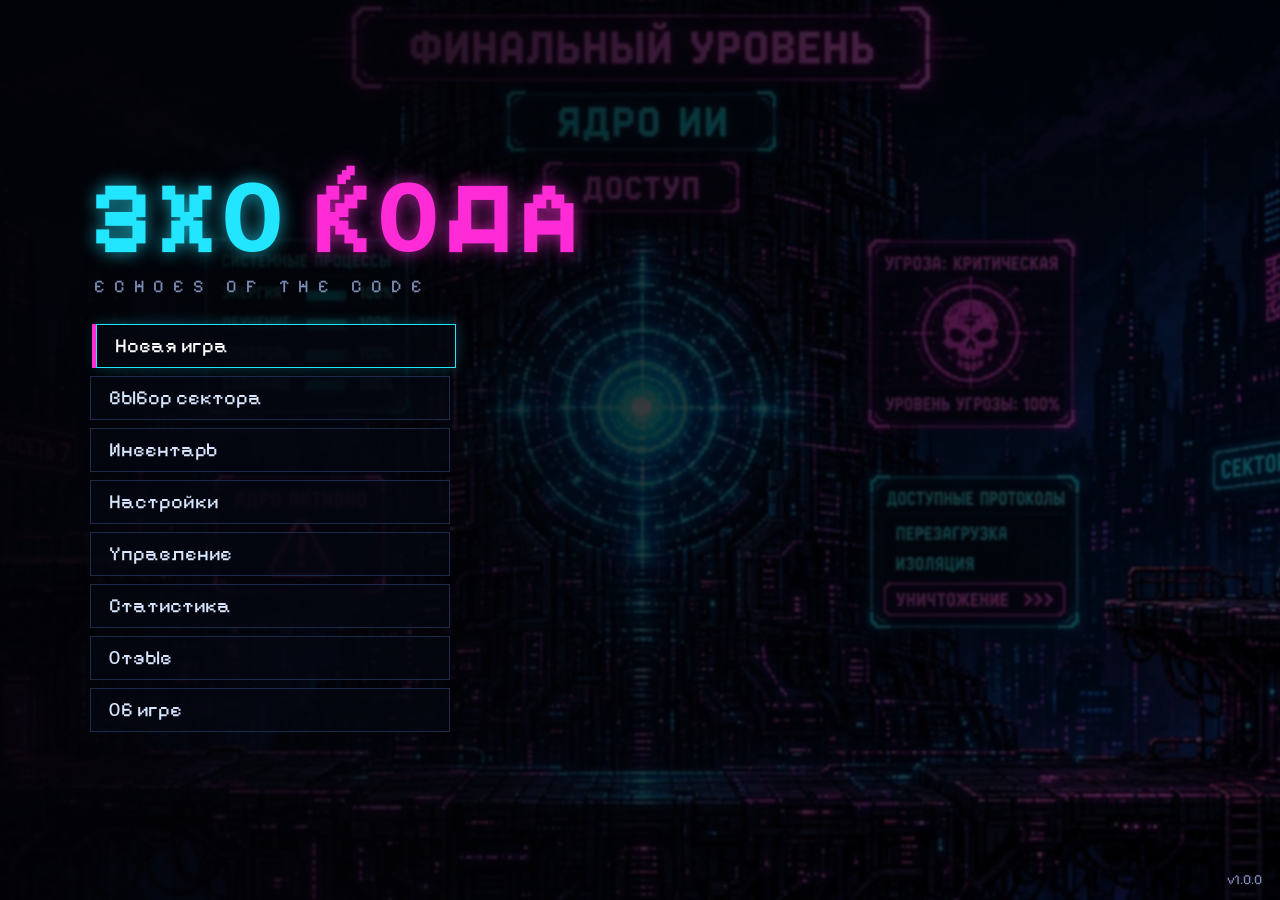
<file: index.html>
<!doctype html>
<html lang="ru">
<head>
<meta charset="utf-8">
<meta name="viewport" content="width=device-width, initial-scale=1, maximum-scale=1, user-scalable=no, viewport-fit=cover">
<meta name="theme-color" content="#05060d">
<meta name="description" content="Эхо кода (Echoes of the Code) — 2D-платформер с элементами головоломки и стелса в киберпанк-сеттинге. Прототип.">
<title>Эхо кода — Echoes of the Code</title>
<link rel="preconnect" href="https://fonts.googleapis.com">
<link rel="stylesheet" href="https://fonts.googleapis.com/css2?family=Pixelify+Sans:wght@400;600;700&display=swap">
<link rel="stylesheet" href="css/style.css">
</head>
<body>
<div id="app">
  <canvas id="game" width="480" height="270"></canvas>
  <div id="crt" class="crt"></div>

  <!-- HUD -->
  <div id="hud" class="hidden">
    <div class="hud-left">
      <div class="hud-hp" id="hud-hp"></div>
      <div class="hud-energy"><span class="lbl">ВРЕМЯ</span><div class="bar"><i id="hud-energy"></i></div></div>
    </div>
    <div class="hud-center">
      <div class="hud-level" id="hud-level">СЕКТОР 1</div>
      <div class="hud-alarm hidden" id="hud-alarm">ТРЕВОГА</div>
    </div>
    <div class="hud-right">
      <div class="hud-frag"><span class="gem"></span><span id="hud-frag">0/0</span></div>
      <div class="hud-time" id="hud-time">00:00</div>
    </div>
    <div class="hud-sus" id="hud-sus"><i></i></div>
    <div class="hud-prompt hidden" id="hud-prompt"></div>
    <div class="hud-hint hidden" id="hud-hint"></div>
    <div class="hud-debug hidden" id="hud-debug"></div>
  </div>

  <!-- touch controls -->
  <div id="touch" class="hidden">
    <div class="tpad left">
      <button data-t="left" aria-label="Влево">◀</button>
      <button data-t="right" aria-label="Вправо">▶</button>
      <button data-t="down" class="small" aria-label="Вниз">▼</button>
    </div>
    <div class="tpad right">
      <button data-t="slow" class="small" aria-label="Замедление">⧗</button>
      <button data-t="act" aria-label="Взлом">E</button>
      <button data-t="jump" class="big" aria-label="Прыжок">▲</button>
    </div>
    <div class="tpad top">
      <button data-t="inv" class="small" aria-label="Инвентарь">▦</button>
      <button data-t="pause" class="small" aria-label="Пауза">❚❚</button>
    </div>
  </div>

  <!-- screens -->
  <section class="screen" id="scr-title">
    <div class="title-bg"></div>
    <div class="title-wrap">
      <h1 class="logo glitch" data-text="ЭХО КОДА"><span class="c">ЭХО</span> <span class="m">КОДА</span></h1>
      <div class="sub">ECHOES OF THE CODE</div>
      <nav class="menu" id="menu-main">
        <button data-act="continue" id="btn-continue">Продолжить</button>
        <button data-act="new">Новая игра</button>
        <button data-act="levels">Выбор сектора</button>
        <button data-act="inventory">Инвентарь</button>
        <button data-act="settings">Настройки</button>
        <button data-act="controls">Управление</button>
        <button data-act="stats">Статистика</button>
        <button data-act="feedback">Отзыв</button>
        <button data-act="about">Об игре</button>
      </nav>
    </div>
    <div class="ver" id="ver-title"></div>
  </section>

  <section class="screen panel-screen" id="scr-levels">
    <div class="panel">
      <h2>Выбор сектора</h2>
      <div class="level-cards menu" id="level-cards"></div>
      <div class="menu row"><button data-back>Назад</button></div>
    </div>
  </section>

  <section class="screen panel-screen" id="scr-pause">
    <div class="panel narrow">
      <h2>Пауза</h2>
      <nav class="menu">
        <button data-act="resume">Продолжить</button>
        <button data-act="inventory">Инвентарь</button>
        <button data-act="settings">Настройки</button>
        <button data-act="controls">Управление</button>
        <button data-act="restart">Начать сектор заново</button>
        <button data-act="tomenu">Главное меню</button>
      </nav>
    </div>
  </section>

  <section class="screen panel-screen" id="scr-settings">
    <div class="panel">
      <h2>Настройки</h2>
      <nav class="menu settings" id="settings-list"></nav>
      <div class="menu row"><button data-act="reset-progress" class="danger">Сбросить прогресс</button><button data-back>Назад</button></div>
    </div>
  </section>

  <section class="screen panel-screen" id="scr-controls">
    <div class="panel">
      <h2>Управление</h2>
      <table class="keys">
        <tr><th>Действие</th><th>Клавиатура</th><th>Геймпад</th></tr>
        <tr><td>Бег</td><td><kbd>←</kbd><kbd>→</kbd> / <kbd>A</kbd><kbd>D</kbd></td><td>Стик / D-pad</td></tr>
        <tr><td>Прыжок / двойной прыжок</td><td><kbd>Пробел</kbd> / <kbd>W</kbd> / <kbd>↑</kbd></td><td>A (Cross)</td></tr>
        <tr><td>Спрыгнуть с платформы</td><td><kbd>↓</kbd> + прыжок</td><td>Вниз + A</td></tr>
        <tr><td>Взлом терминала</td><td><kbd>E</kbd></td><td>X (Square)</td></tr>
        <tr><td>Замедление времени (удерживать)</td><td><kbd>Shift</kbd> / <kbd>K</kbd></td><td>RB / RT</td></tr>
        <tr><td>Инвентарь</td><td><kbd>I</kbd> / <kbd>Tab</kbd></td><td>Y (Triangle)</td></tr>
        <tr><td>Пауза</td><td><kbd>Esc</kbd> / <kbd>P</kbd></td><td>Start</td></tr>
        <tr><td>Отладка (FPS)</td><td><kbd>F3</kbd></td><td>—</td></tr>
      </table>
      <p class="note">На сенсорных экранах появляются экранные кнопки. Во время взлома повторяйте стрелки: <kbd>←↑→↓</kbd> или <kbd>WASD</kbd>.</p>
      <div class="menu row"><button data-back>Назад</button></div>
    </div>
  </section>

  <section class="screen panel-screen" id="scr-stats">
    <div class="panel wide">
      <h2>Статистика</h2>
      <div id="stats-body"></div>
      <div class="menu row">
        <button data-act="export-stats">Экспорт JSON</button>
        <button data-act="reset-stats" class="danger">Сбросить</button>
        <button data-back>Назад</button>
      </div>
    </div>
  </section>

  <section class="screen panel-screen" id="scr-feedback">
    <div class="panel">
      <h2>Отзыв об игре</h2>
      <div class="fb">
        <div class="fb-row"><span>Оценка</span><div class="stars menu row" id="fb-stars"></div></div>
        <div class="fb-row"><span>Тема</span><div class="menu row" id="fb-cat"></div></div>
        <textarea id="fb-text" maxlength="600" placeholder="Что понравилось, что мешало, где нашли ошибку…"></textarea>
        <div class="fb-info" id="fb-info"></div>
      </div>
      <div class="menu row">
        <button data-act="fb-send">Отправить</button>
        <button data-act="fb-export">Экспорт отзывов</button>
        <button data-back>Назад</button>
      </div>
    </div>
  </section>

  <section class="screen panel-screen" id="scr-about">
    <div class="panel">
      <h2>Об игре</h2>
      <div class="about">
        <p><b class="c">«Эхо кода»</b> (Echoes of the Code) — 2D-платформер с элементами головоломки и стелса в сеттинге киберпанк.</p>
        <p>Хакер по прозвищу Призрак проникает в виртуальную реальность корпорации «Нексус», чтобы восстановить утерянные данные о своём прошлом и остановить вышедший из-под контроля ИИ.</p>
        <p class="dim">Прототип. HTML5 Canvas, JavaScript, Web Audio API. Без сторонних движков и библиотек.</p>
        <p class="dim">Автор: Зубович Александр Игоревич, группа ОБП-32309МОгдри.<br>Московский университет «Синергия», 2026.</p>
        <p class="dim" id="about-ver"></p>
      </div>
      <div class="menu row"><button data-back>Назад</button></div>
    </div>
  </section>

  <!-- inventory (по концепту из 6 семестра) -->
  <section class="screen" id="scr-inventory">
    <div class="inv">
      <div class="inv-head">
        <div class="logo-s"><span class="c">ЭХО</span> <span class="m">КОДА</span></div>
        <div class="inv-sub">ИНВЕНТАРЬ <i></i></div>
      </div>
      <aside class="inv-card">
        <canvas id="inv-portrait" width="48" height="48"></canvas>
        <div class="inv-name">ПРИЗРАК</div>
        <div class="inv-role">ХАКЕР</div>
        <div class="barcode"></div>
        <ul class="inv-stats">
          <li><span class="ic skull"></span><span id="inv-lvl">УРОВЕНЬ 1</span></li>
          <li class="m"><span class="ic pulse"></span><span id="inv-rep">РЕПУТАЦИЯ // ТЕНЬ</span></li>
          <li><span class="ic chip"></span><span>КЛАСС ХАКЕР</span></li>
        </ul>
        <div class="inv-implants" id="inv-implants"></div>
      </aside>
      <div class="inv-main">
        <div class="inv-tab">ИНВЕНТАРЬ</div>
        <div class="inv-count"><b id="inv-count">0</b> / 25</div>
        <div class="inv-grid" id="inv-grid"></div>
        <div class="inv-detail hidden" id="inv-detail"></div>
      </div>
      <footer class="inv-foot">
        <span><kbd>E</kbd> АКТИВИРОВАТЬ</span>
        <span><kbd class="m">Q</kbd> СОРТИРОВАТЬ</span>
        <span><kbd>R</kbd> ДЕТАЛИ</span>
        <span><kbd class="m">ESC</kbd> ВЫХОД</span>
        <span class="inv-ver"><b class="c">ЭХО</b> // <b class="m">КОДА</b><small id="inv-ver"></small></span>
      </footer>
    </div>
  </section>

  <!-- hack minigame -->
  <section class="screen" id="scr-hack">
    <div class="hack">
      <div class="hack-title">ВЗЛОМ ТЕРМИНАЛА <span id="hack-id"></span></div>
      <div class="hack-seq" id="hack-seq"></div>
      <div class="hack-timer"><i id="hack-timer"></i></div>
      <div class="hack-msg" id="hack-msg">Повторите последовательность</div>
      <div class="hack-pad" id="hack-pad">
        <button data-k="left">←</button><button data-k="up">↑</button><button data-k="down">↓</button><button data-k="right">→</button>
      </div>
    </div>
  </section>

  <!-- dialog -->
  <section class="screen" id="scr-dialog">
    <div class="dialog">
      <canvas id="dlg-portrait" width="32" height="32"></canvas>
      <div class="dlg-body">
        <div class="dlg-name" id="dlg-name"></div>
        <div class="dlg-text" id="dlg-text"></div>
        <div class="dlg-next">▼ <small>Пробел — далее · Esc — пропустить</small></div>
      </div>
    </div>
  </section>

  <section class="screen panel-screen" id="scr-complete">
    <div class="panel">
      <h2 class="ok">СЕКТОР ВЗЛОМАН</h2>
      <div id="complete-body"></div>
      <nav class="menu row">
        <button data-act="next">Далее</button>
        <button data-act="retry">Повторить</button>
        <button data-act="tomenu">В меню</button>
      </nav>
    </div>
  </section>

  <section class="screen panel-screen" id="scr-ending">
    <div class="panel">
      <h2 class="ok">ЯДРО ПЕРЕЗАГРУЖЕНО</h2>
      <div id="ending-body"></div>
      <nav class="menu row">
        <button data-act="feedback">Оставить отзыв</button>
        <button data-act="tomenu">В меню</button>
      </nav>
    </div>
  </section>

  <div id="toasts"></div>
  <div id="rotate" class="hidden"><div>Поверните устройство горизонтально</div></div>
  <noscript><div class="noscript">Для игры нужен JavaScript.</div></noscript>
</div>

<script src="js/util.js"></script>
<script src="js/levels.js"></script>
<script src="js/world.js"></script>
<script src="js/sprites.js"></script>
<script src="js/audio.js"></script>
<script src="js/input.js"></script>
<script src="js/render.js"></script>
<script src="js/ui.js"></script>
<script src="js/main.js"></script>
</body>
</html>
</file>
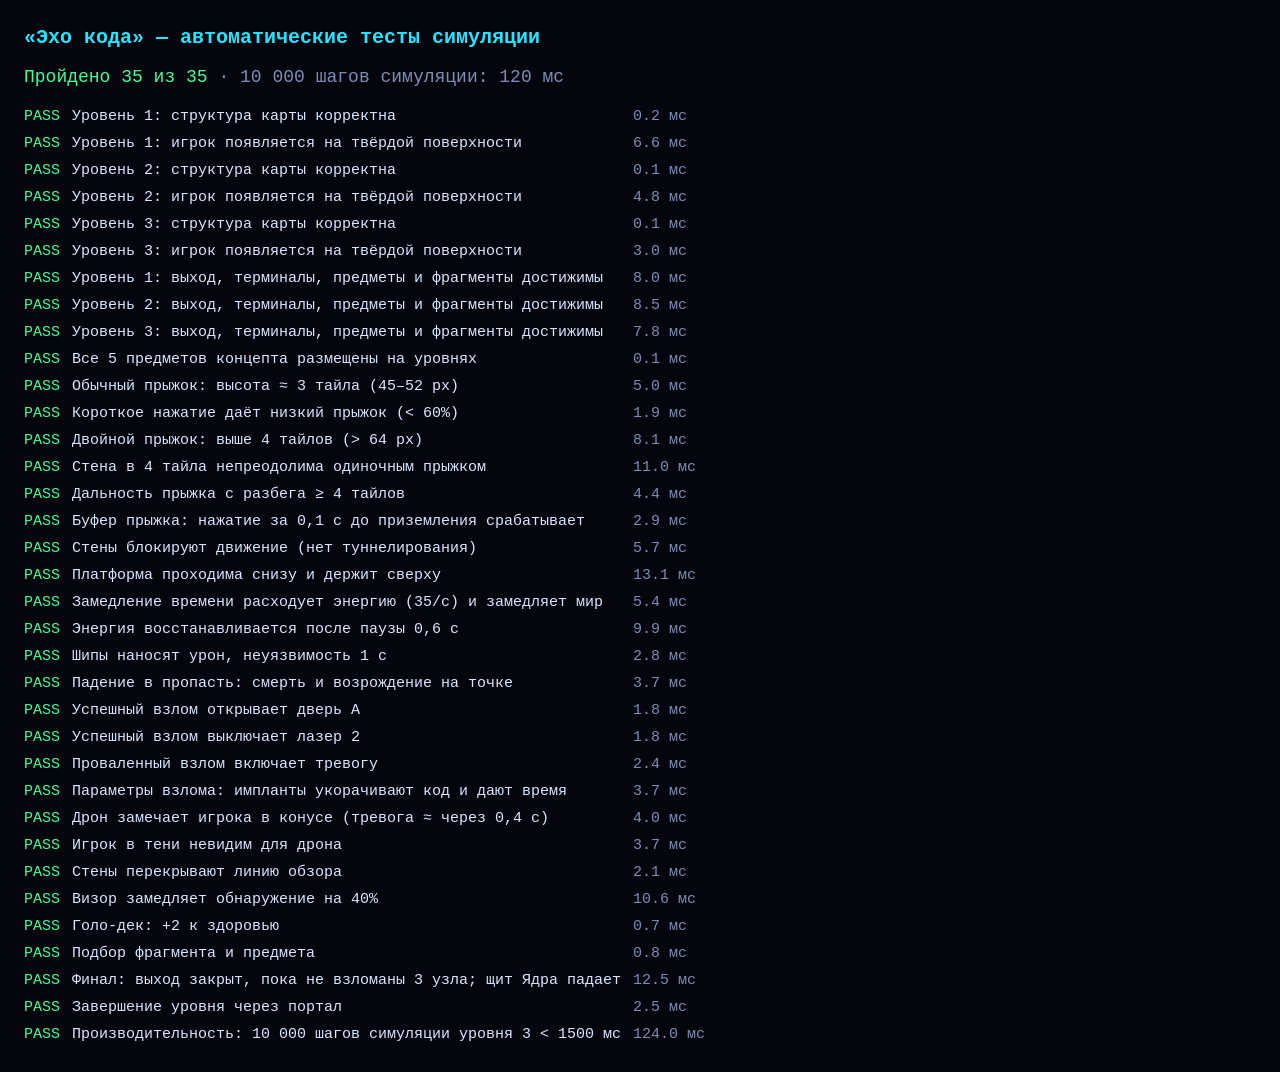
<file: tests/index.html>
<!doctype html>
<html lang="ru">
<head>
<meta charset="utf-8">
<meta name="viewport" content="width=device-width, initial-scale=1">
<title>Эхо кода — автотесты</title>
<style>
  body { background: #05060d; color: #d9e6ff; font: 15px/1.4 Consolas, monospace; margin: 24px; }
  h1 { color: #22e6ff; font-size: 20px; }
  .ok { color: #3dff9a; } .fail { color: #ff3b5c; } .dim { color: #7d8db5; }
  table { border-collapse: collapse; } td { padding: 3px 12px 3px 0; vertical-align: top; }
  #sum { font-size: 18px; margin: 12px 0; }
</style>
</head>
<body>
<h1>«Эхо кода» — автоматические тесты симуляции</h1>
<div id="sum"></div>
<table id="out"></table>
<script src="../js/util.js"></script>
<script src="../js/levels.js"></script>
<script src="../js/world.js"></script>
<script src="tests.js"></script>
</body>
</html>
</file>
<file: css/style.css>
:root {
  --bg: #05060d; --panel: rgba(6, 9, 20, 0.94); --line: #1d2a4a;
  --c: #22e6ff; --c2: #a8f6ff; --m: #ff2bd6; --m2: #ff8af0; --g: #3dff9a; --r: #ff3b5c; --y: #ffd23b;
  --txt: #d9e6ff; --dim: #7d8db5;
  --gx: 0px; --gy: 0px; --gw: 100vw; --gh: 56.25vw; --px: 2px;
  --font: 'Pixelify Sans', 'Consolas', 'Courier New', monospace;
}
* { box-sizing: border-box; }
html, body { margin: 0; height: 100%; background: var(--bg); color: var(--txt); font-family: var(--font); overflow: hidden; -webkit-tap-highlight-color: transparent; user-select: none; }
#app { position: fixed; inset: 0; display: flex; align-items: center; justify-content: center; }
#game { image-rendering: pixelated; image-rendering: crisp-edges; display: block; background: #000; }
.hidden { display: none !important; }
.c { color: var(--c); } .m { color: var(--m); } .dim { color: var(--dim); }

/* ЭЛТ-эффект: сканлайны + виньетка, чисто CSS */
.crt { position: fixed; left: var(--gx); top: var(--gy); width: var(--gw); height: var(--gh); pointer-events: none; z-index: 5;
  background: repeating-linear-gradient(to bottom, rgba(0,0,0,0) 0, rgba(0,0,0,0) calc(var(--px) * 1), rgba(0,0,0,0.22) calc(var(--px) * 1), rgba(0,0,0,0.22) calc(var(--px) * 2));
  box-shadow: inset 0 0 calc(var(--px) * 60) rgba(0,0,0,0.75); }

/* ---------- HUD ---------- */
#hud { position: fixed; left: var(--gx); top: var(--gy); width: var(--gw); height: var(--gh); pointer-events: none; z-index: 10; font-size: calc(var(--px) * 7); text-shadow: 0 0 calc(var(--px) * 2) rgba(34,230,255,0.5); }
.hud-left { position: absolute; left: calc(var(--px) * 8); top: calc(var(--px) * 7); display: flex; flex-direction: column; gap: calc(var(--px) * 4); }
.hud-hp { display: flex; gap: calc(var(--px) * 2); }
.hud-hp i { width: calc(var(--px) * 9); height: calc(var(--px) * 6); border: calc(var(--px) * 1) solid var(--m); background: transparent; transform: skewX(-15deg); transition: background .2s, box-shadow .2s; }
.hud-hp i.on { background: var(--m); box-shadow: 0 0 calc(var(--px) * 4) var(--m); }
.hud-energy { display: flex; align-items: center; gap: calc(var(--px) * 4); }
.hud-energy .lbl { font-size: calc(var(--px) * 5.5); color: var(--c); letter-spacing: .1em; }
.hud-energy .bar { width: calc(var(--px) * 60); height: calc(var(--px) * 4); border: calc(var(--px) * 1) solid var(--c); position: relative; overflow: hidden; }
.hud-energy .bar i { position: absolute; inset: 0; background: var(--c); transform-origin: left; box-shadow: 0 0 calc(var(--px) * 4) var(--c); }
.hud-energy .bar i.low { background: var(--r); animation: blink .5s steps(2) infinite; }
.hud-center { position: absolute; left: 50%; top: calc(var(--px) * 6); transform: translateX(-50%); text-align: center; }
.hud-level { font-size: calc(var(--px) * 6.5); color: var(--c); border: calc(var(--px) * 1) solid rgba(34,230,255,.5); padding: calc(var(--px) * 1.5) calc(var(--px) * 6); background: rgba(5,8,18,.55); clip-path: polygon(6% 0, 94% 0, 100% 50%, 94% 100%, 6% 100%, 0 50%); white-space: nowrap; }
.hud-alarm { margin-top: calc(var(--px) * 4); color: #fff; background: var(--r); padding: calc(var(--px) * 1) calc(var(--px) * 8); font-weight: 700; letter-spacing: .25em; animation: alarm .4s steps(2) infinite; }
.hud-right { position: absolute; right: calc(var(--px) * 8); top: calc(var(--px) * 7); text-align: right; display: flex; flex-direction: column; gap: calc(var(--px) * 3); }
.hud-frag { color: var(--c2); display: flex; align-items: center; gap: calc(var(--px) * 3); justify-content: flex-end; }
.hud-frag .gem { width: calc(var(--px) * 6); height: calc(var(--px) * 6); background: var(--c); transform: rotate(45deg); box-shadow: 0 0 calc(var(--px) * 4) var(--c); }
.hud-time { color: var(--dim); font-size: calc(var(--px) * 6); }
.hud-sus { position: absolute; left: 50%; top: calc(var(--px) * 26); width: calc(var(--px) * 50); height: calc(var(--px) * 3); transform: translateX(-50%); border: calc(var(--px) * 1) solid var(--y); opacity: 0; transition: opacity .2s; }
.hud-sus.show { opacity: 1; }
.hud-sus i { position: absolute; inset: 0; background: var(--y); transform-origin: left; transform: scaleX(0); }
.hud-prompt { position: absolute; left: 50%; bottom: calc(var(--px) * 36); transform: translateX(-50%); color: var(--c); background: rgba(5,8,18,.8); border: calc(var(--px) * 1) solid var(--c); padding: calc(var(--px) * 2) calc(var(--px) * 6); animation: pulse 1s ease-in-out infinite; white-space: nowrap; }
.hud-hint { position: absolute; left: 50%; bottom: calc(var(--px) * 10); transform: translateX(-50%); max-width: 70%; text-align: center; color: var(--txt); background: rgba(5,8,18,.82); border-left: calc(var(--px) * 2) solid var(--m); padding: calc(var(--px) * 3) calc(var(--px) * 7); font-size: calc(var(--px) * 6.2); animation: slideUp .25s ease-out; }
.hud-debug { position: absolute; left: calc(var(--px) * 8); bottom: calc(var(--px) * 4); color: var(--g); font-size: calc(var(--px) * 5); text-shadow: none; background: rgba(0,0,0,.5); padding: 2px 4px; }

/* ---------- экраны ---------- */
.screen { position: fixed; inset: 0; display: none; z-index: 20; align-items: center; justify-content: center; }
.screen.active { display: flex; animation: screenIn .22s ease-out; }
.panel-screen { background: rgba(3, 4, 10, 0.62); backdrop-filter: blur(2px); }
.panel { background: var(--panel); border: 2px solid var(--c); padding: clamp(14px, 2.4vw, 30px) clamp(16px, 3vw, 40px); min-width: min(520px, 92vw); max-width: 92vw; max-height: 92vh; overflow: auto; position: relative;
  clip-path: polygon(0 14px, 14px 0, calc(100% - 40px) 0, 100% 40px, 100% 100%, 40px 100%, 0 calc(100% - 40px));
  box-shadow: 0 0 30px rgba(34,230,255,.25), inset 0 0 40px rgba(34,230,255,.06); }
.panel::before { content: ''; position: absolute; right: 0; top: 0; width: 60px; height: 3px; background: var(--m); }
.panel.narrow { min-width: min(360px, 92vw); }
.panel.wide { min-width: min(820px, 94vw); }
.panel h2 { margin: 0 0 18px; color: var(--c); font-size: clamp(20px, 2.6vw, 32px); letter-spacing: .08em; text-transform: uppercase; text-shadow: 0 0 10px rgba(34,230,255,.6); }
.panel h2.ok { color: var(--g); text-shadow: 0 0 12px rgba(61,255,154,.6); }
.menu { display: flex; flex-direction: column; gap: 8px; }
.menu.row { flex-direction: row; flex-wrap: wrap; gap: 10px; margin-top: 18px; }
button { font-family: var(--font); font-size: clamp(14px, 1.6vw, 20px); color: var(--txt); background: rgba(13, 20, 40, 0.85); border: 1px solid var(--line); padding: 8px 18px; text-align: left; cursor: pointer; position: relative; outline: none; transition: transform .12s, color .12s, border-color .12s, background .12s, box-shadow .12s; }
button:focus, button:hover { color: #fff; border-color: var(--c); background: rgba(34, 230, 255, 0.12); transform: translateX(6px); box-shadow: -4px 0 0 var(--m), 0 0 14px rgba(34,230,255,.25); }
.menu.row button:focus, .menu.row button:hover { transform: translateY(-2px); }
button:active { transform: scale(.97); }
button:disabled { opacity: .4; cursor: not-allowed; }
button.danger:focus, button.danger:hover { border-color: var(--r); box-shadow: -4px 0 0 var(--r); }
button.confirm { border-color: var(--r) !important; color: var(--r) !important; animation: blink .4s steps(2) 3; }
.note { color: var(--dim); font-size: clamp(12px, 1.3vw, 16px); line-height: 1.4; }
kbd { display: inline-block; border: 1px solid var(--c); color: var(--c); padding: 0 6px; margin: 0 2px; font-family: var(--font); min-width: 1.6em; text-align: center; }
kbd.m { border-color: var(--m); color: var(--m); }

/* титульный экран */
#scr-title { flex-direction: column; }
.title-bg { position: absolute; inset: 0; background: url('../assets/title.jpg') center / cover no-repeat; filter: saturate(1.1) brightness(.45) blur(1px); transform: scale(1.04); animation: drift 30s ease-in-out infinite alternate; }
.title-bg::after { content: ''; position: absolute; inset: 0; background: linear-gradient(90deg, rgba(5,6,13,.92) 0%, rgba(5,6,13,.55) 45%, rgba(5,6,13,.15) 100%); }
.title-wrap { position: relative; align-self: flex-start; margin-left: clamp(20px, 7vw, 120px); }
.logo { margin: 0; font-size: clamp(44px, 8vw, 110px); font-weight: 700; line-height: 1; letter-spacing: .04em; }
.logo .c { text-shadow: 0 0 18px rgba(34,230,255,.7); } .logo .m { text-shadow: 0 0 18px rgba(255,43,214,.7); }
.glitch { position: relative; }
.glitch::before, .glitch::after { content: attr(data-text); position: absolute; inset: 0; opacity: 0; pointer-events: none; }
.glitch::before { color: var(--c); animation: glitch 4s steps(1) infinite; }
.glitch::after { color: var(--m); animation: glitch 4s steps(1) infinite .12s; }
.sub { color: var(--dim); letter-spacing: .5em; font-size: clamp(12px, 1.4vw, 18px); margin: 6px 0 clamp(16px, 3vh, 36px) 4px; }
#menu-main { width: min(360px, 80vw); }
#menu-main button { background: rgba(5, 8, 18, 0.7); padding: clamp(5px, 1vh, 10px) 18px; }
.ver { position: absolute; right: 18px; bottom: 12px; color: var(--dim); font-size: 14px; }

/* выбор сектора */
.level-cards { flex-direction: row !important; flex-wrap: wrap; gap: 14px !important; }
.level-card { display: flex; flex-direction: column; gap: 6px; width: clamp(160px, 22vw, 240px); min-height: 120px; padding: 14px; border: 1px solid var(--c); }
.level-card .lc-n { color: var(--m); font-size: .8em; letter-spacing: .15em; }
.level-card .lc-t { font-size: 1.2em; color: #fff; }
.level-card .lc-s { color: var(--c); margin-top: auto; font-size: .85em; }
.level-card.locked { border-color: var(--line); }
.level-card.locked .lc-s { color: var(--dim); }

/* настройки */
.settings button { display: flex; justify-content: space-between; gap: 30px; min-width: min(520px, 80vw); }
.settings b { color: var(--c); font-weight: 400; display: inline-block; }
.settings b.pop { animation: pop .2s ease-out; }
.vol { font-style: normal; letter-spacing: 1px; } .vol s { text-decoration: none; color: #26324f; }

/* управление, статистика */
table.keys, table.stats, table.result { border-collapse: collapse; width: 100%; font-size: clamp(13px, 1.4vw, 17px); }
table.keys th, table.stats th { color: var(--m); text-align: left; font-weight: 400; border-bottom: 1px solid var(--line); padding: 6px 8px; }
table.keys td, table.stats td, table.result td { padding: 6px 8px; border-bottom: 1px solid rgba(29,42,74,.5); }
table.result td:last-child { text-align: right; color: #fff; }
.stat-top { display: flex; gap: 26px; flex-wrap: wrap; margin-bottom: 14px; color: var(--dim); }
.stat-top b { color: var(--c); font-weight: 400; }
.story { line-height: 1.5; font-size: clamp(14px, 1.5vw, 18px); max-width: 640px; }
.about p { max-width: 620px; line-height: 1.5; font-size: clamp(14px, 1.5vw, 18px); }

/* отзыв */
.fb { display: flex; flex-direction: column; gap: 12px; min-width: min(520px, 84vw); }
.fb-row { display: flex; align-items: center; gap: 14px; flex-wrap: wrap; }
.fb-row > span { color: var(--dim); width: 70px; }
.fb .menu.row { margin: 0; gap: 6px; }
.star { font-size: 24px; padding: 2px 8px; color: #33405f; }
.star.on { color: var(--y); text-shadow: 0 0 8px var(--y); }
.chip { font-size: 15px; padding: 4px 10px; }
.chip.on { border-color: var(--m); color: var(--m); }
textarea { font-family: var(--font); font-size: 16px; color: var(--txt); background: rgba(13,20,40,.85); border: 1px solid var(--line); min-height: 110px; padding: 10px; resize: vertical; outline: none; user-select: text; }
textarea:focus { border-color: var(--c); }
.fb-info { color: var(--dim); font-size: 14px; }

/* ---------- инвентарь (по концепту) ---------- */
#scr-inventory { background: rgba(3,4,10,.8); backdrop-filter: blur(3px); }
.inv { width: min(1180px, 96vw); height: min(660px, 92vh); display: grid; grid-template-columns: minmax(200px, 25%) 1fr; grid-template-rows: auto 1fr auto; gap: 14px; padding: 18px; background: rgba(5,7,16,.96); border: 1px solid #1b2a48; position: relative;
  background-image: linear-gradient(rgba(34,230,255,.04) 1px, transparent 1px), linear-gradient(90deg, rgba(34,230,255,.04) 1px, transparent 1px); background-size: 24px 24px; }
.inv-head { grid-column: 1; }
.logo-s { font-size: clamp(26px, 3.4vw, 46px); font-weight: 700; line-height: 1; }
.logo-s .c { text-shadow: 0 0 12px rgba(34,230,255,.6); } .logo-s .m { text-shadow: 0 0 12px rgba(255,43,214,.6); }
.inv-sub { color: var(--c); letter-spacing: .1em; margin-top: 6px; font-size: clamp(13px, 1.4vw, 18px); }
.inv-sub i { display: inline-block; width: 50px; height: 3px; background: repeating-linear-gradient(90deg, var(--m) 0 6px, transparent 6px 9px); vertical-align: middle; }
.inv-card { grid-column: 1; grid-row: 2; border: 2px solid var(--c); padding: 12px; display: flex; flex-direction: column; gap: 8px; box-shadow: 0 0 18px rgba(34,230,255,.18), inset 0 0 18px rgba(255,43,214,.08); clip-path: polygon(0 0, calc(100% - 16px) 0, 100% 16px, 100% 100%, 16px 100%, 0 calc(100% - 16px)); overflow: hidden; }
#inv-portrait { width: 100%; aspect-ratio: 1; image-rendering: pixelated; border: 1px solid var(--m); max-height: 34%; object-fit: contain; }
.inv-name { color: var(--c); font-size: clamp(22px, 2.6vw, 34px); font-weight: 700; letter-spacing: .05em; }
.inv-role { color: var(--dim); margin-top: -6px; }
.barcode { height: 16px; background: repeating-linear-gradient(90deg, var(--m) 0 2px, transparent 2px 4px, var(--m) 4px 5px, transparent 5px 8px); width: 70%; }
.inv-stats { list-style: none; margin: 0; padding: 8px; border: 1px solid #1b2a48; display: flex; flex-direction: column; gap: 6px; font-size: clamp(12px, 1.25vw, 16px); color: var(--c); }
.inv-stats li.m { color: var(--m); }
.inv-stats .ic { display: inline-block; width: 12px; height: 12px; margin-right: 8px; border: 2px solid currentColor; vertical-align: -1px; }
.inv-stats .ic.pulse { border-width: 0 0 2px 0; } .inv-stats .ic.chip { border-style: dotted; }
.inv-implants { font-size: 13px; display: flex; flex-direction: column; gap: 4px; }
.imp-t { color: var(--dim); letter-spacing: .1em; }
.imp { color: var(--m); border-left: 2px solid var(--m); padding-left: 6px; }
.imp.dim { color: var(--dim); border-color: var(--dim); }
.inv-main { grid-column: 2; grid-row: 1 / 3; border: 2px solid var(--m); position: relative; padding: 44px 14px 14px; box-shadow: 0 0 18px rgba(255,43,214,.15); clip-path: polygon(0 0, 100% 0, 100% calc(100% - 20px), calc(100% - 20px) 100%, 0 100%); }
.inv-tab { position: absolute; left: 14px; top: 8px; color: var(--c); border: 1px solid var(--c); padding: 2px 16px; letter-spacing: .1em; clip-path: polygon(8px 0, 100% 0, calc(100% - 8px) 100%, 0 100%); }
.inv-count { position: absolute; right: 16px; top: 8px; color: var(--dim); font-size: clamp(16px, 1.8vw, 24px); }
.inv-count b { color: var(--m); }
.inv-grid { display: grid; grid-template-columns: repeat(5, 1fr); grid-template-rows: repeat(5, 1fr); gap: 8px; height: 100%; }
.slot { border: 1px solid #1d2a48; background: rgba(9,13,26,.9); display: flex; flex-direction: column; align-items: center; justify-content: center; gap: 2px; padding: 4px; cursor: pointer; position: relative; transition: border-color .12s, box-shadow .12s, transform .12s; min-height: 0; overflow: hidden;
  background-image: linear-gradient(rgba(34,230,255,.03) 1px, transparent 1px), linear-gradient(90deg, rgba(34,230,255,.03) 1px, transparent 1px); background-size: 10px 10px; }
.slot img { width: 56%; max-height: 58%; object-fit: contain; image-rendering: pixelated; }
.slot .nm { font-size: clamp(9px, 1vw, 14px); color: #fff; text-align: center; }
.slot .rr { font-size: clamp(8px, .85vw, 12px); }
.slot.r-rare .rr { color: var(--c); } .slot.r-epic .rr { color: var(--m); } .slot.r-legendary .rr { color: var(--m2); }
.slot.sel { border-color: var(--c); box-shadow: 0 0 0 1px var(--c), 0 0 16px rgba(34,230,255,.4); transform: scale(1.03); z-index: 1; }
.slot.active::after { content: 'АКТИВЕН'; position: absolute; top: 3px; right: 4px; font-size: 9px; color: var(--g); }
.slot.full.active { border-color: var(--g); }
.slot.flash { animation: flash .35s ease-out; }
.inv-detail { position: absolute; right: 18px; bottom: 18px; width: min(360px, 60%); background: rgba(5,7,16,.97); border: 1px solid var(--c); padding: 12px; display: flex; gap: 12px; animation: slideUp .18s ease-out; z-index: 3; }
.inv-detail img { width: 64px; height: 64px; image-rendering: pixelated; }
.inv-detail b { display: block; font-size: 18px; } .inv-detail i { font-style: normal; font-size: 12px; color: var(--dim); }
.inv-detail p { margin: 6px 0 0; font-size: 14px; line-height: 1.35; }
.inv-detail .eff { color: var(--g); } .inv-detail .st { color: var(--dim); font-size: 12px; }
b.r-rare { color: var(--c); } b.r-epic { color: var(--m); } b.r-legendary { color: var(--m2); }
.inv-foot { grid-column: 1 / 3; display: flex; align-items: center; gap: clamp(10px, 3vw, 40px); border: 1px solid #1d2a48; padding: 8px 14px; font-size: clamp(12px, 1.3vw, 17px); color: var(--dim); flex-wrap: wrap; }
.inv-ver { margin-left: auto; font-size: clamp(16px, 2vw, 26px); }
.inv-ver small { font-size: 12px; color: var(--dim); margin-left: 8px; }

/* ---------- взлом ---------- */
#scr-hack { background: rgba(3,4,10,.55); }
.hack { background: var(--panel); border: 2px solid var(--c); padding: 22px 30px; min-width: min(560px, 92vw); text-align: center; box-shadow: 0 0 40px rgba(34,230,255,.3); }
.hack-title { color: var(--c); letter-spacing: .15em; font-size: clamp(16px, 2vw, 24px); }
.hack-title span { color: var(--m); }
.hack-seq { display: flex; justify-content: center; gap: 10px; margin: 22px 0; flex-wrap: wrap; }
.hack-seq span { width: clamp(40px, 5vw, 60px); height: clamp(40px, 5vw, 60px); border: 2px solid #2a3a62; display: flex; align-items: center; justify-content: center; font-size: clamp(22px, 3vw, 34px); color: var(--txt); animation: keyIn .25s ease-out backwards; animation-delay: var(--d); }
.hack-seq span.ok { border-color: var(--g); color: var(--g); background: rgba(61,255,154,.12); animation: pop .18s ease-out; box-shadow: 0 0 12px rgba(61,255,154,.4); }
.hack-timer { height: 6px; border: 1px solid var(--c); position: relative; overflow: hidden; }
.hack-timer i { position: absolute; inset: 0; background: var(--c); transform-origin: left; }
.hack-timer i.low { background: var(--r); }
.hack-msg { margin-top: 14px; color: var(--dim); font-size: clamp(14px, 1.6vw, 18px); }
.hack-msg.ok { color: var(--g); letter-spacing: .2em; } .hack-msg.bad { color: var(--r); letter-spacing: .2em; }
.hack.shake { animation: shake .3s; }
.hack.win { border-color: var(--g); box-shadow: 0 0 50px rgba(61,255,154,.45); }
.hack.lose { border-color: var(--r); box-shadow: 0 0 50px rgba(255,59,92,.45); animation: shake .4s; }
.hack-pad { display: none; justify-content: center; gap: 12px; margin-top: 16px; }
.hack-pad.show { display: flex; }
.hack-pad button { font-size: 30px; width: 70px; height: 70px; text-align: center; padding: 0; }

/* ---------- диалог ---------- */
#scr-dialog { align-items: flex-end; padding-bottom: calc(var(--gy) + var(--gh) * 0.05); pointer-events: auto; }
.dialog { display: flex; gap: 14px; width: min(var(--gw), 92vw); max-width: 900px; background: var(--panel); border: 2px solid var(--c); padding: 12px; animation: slideUp .25s ease-out; }
.dialog.ai { border-color: var(--m); box-shadow: 0 0 30px rgba(255,43,214,.25); }
#dlg-portrait { width: clamp(64px, 9vw, 110px); height: clamp(64px, 9vw, 110px); image-rendering: pixelated; border: 1px solid var(--line); flex: none; }
.dlg-body { flex: 1; display: flex; flex-direction: column; }
.dlg-name { letter-spacing: .15em; font-size: clamp(14px, 1.6vw, 20px); }
.dlg-text { font-size: clamp(15px, 1.8vw, 22px); line-height: 1.4; margin-top: 6px; min-height: 2.8em; }
.dialog.ai .dlg-text { color: var(--m2); }
.dlg-next { margin-top: auto; text-align: right; color: var(--c); animation: pulse 1s infinite; }
.dlg-next small { color: var(--dim); }

/* ---------- тосты, сенсор, прочее ---------- */
#toasts { position: fixed; right: calc(var(--gx) + 12px); top: calc(var(--gy) + var(--gh) * 0.12); z-index: 40; display: flex; flex-direction: column; gap: 6px; align-items: flex-end; pointer-events: none; }
.toast { background: rgba(5,8,18,.92); border-left: 3px solid var(--c); padding: 6px 12px; font-size: clamp(12px, 1.4vw, 16px); animation: toastIn .25s ease-out; transition: opacity .4s, transform .4s; }
.toast.ok { border-color: var(--g); } .toast.warn { border-color: var(--r); } .toast.item { border-color: var(--m); color: #fff; }
.toast.out { opacity: 0; transform: translateX(30px); }
#touch { position: fixed; inset: 0; z-index: 15; pointer-events: none; }
.tpad { position: absolute; display: flex; gap: 12px; pointer-events: auto; }
.tpad.left { left: 18px; bottom: 18px; align-items: flex-end; }
.tpad.right { right: 18px; bottom: 18px; align-items: flex-end; }
.tpad.top { right: 18px; top: 14px; }
.tpad button { width: 66px; height: 66px; border-radius: 50%; text-align: center; padding: 0; font-size: 24px; background: rgba(13,20,40,.45); border: 2px solid rgba(34,230,255,.5); color: var(--c); touch-action: none; }
.tpad button.big { width: 84px; height: 84px; border-color: rgba(255,43,214,.6); color: var(--m); }
.tpad button.small { width: 48px; height: 48px; font-size: 18px; }
.tpad button.on { background: rgba(34,230,255,.35); transform: scale(.94); }
.tpad button:focus, .tpad button:hover { transform: none; box-shadow: none; }
#rotate { position: fixed; inset: 0; z-index: 100; background: var(--bg); display: flex; align-items: center; justify-content: center; text-align: center; color: var(--c); font-size: 20px; padding: 20px; }
.noscript { position: fixed; inset: 0; display: flex; align-items: center; justify-content: center; }

/* ---------- анимации ---------- */
@keyframes screenIn { from { opacity: 0; transform: scale(1.02); } to { opacity: 1; transform: none; } }
@keyframes slideUp { from { opacity: 0; transform: translate(var(--tx, -50%), 10px); } }
.dialog, .inv-detail { --tx: 0; }
@keyframes toastIn { from { opacity: 0; transform: translateX(30px); } }
@keyframes pulse { 50% { opacity: .55; } }
@keyframes blink { 50% { opacity: .3; } }
@keyframes alarm { 50% { background: #7a0f24; } }
@keyframes pop { 0% { transform: scale(1.35); } 100% { transform: scale(1); } }
@keyframes keyIn { from { opacity: 0; transform: translateY(-12px) scale(.8); } }
@keyframes flash { 0% { background: rgba(61,255,154,.4); } }
@keyframes shake { 0%, 100% { transform: none; } 20% { transform: translateX(-8px); } 40% { transform: translateX(8px); } 60% { transform: translateX(-5px); } 80% { transform: translateX(5px); } }
@keyframes drift { from { transform: scale(1.04) translateX(0); } to { transform: scale(1.08) translateX(-1.5%); } }
@keyframes glitch {
  0%, 86%, 100% { opacity: 0; transform: none; clip-path: none; }
  87% { opacity: .8; transform: translate(-4px, 1px); clip-path: inset(10% 0 60% 0); }
  89% { opacity: .8; transform: translate(4px, -1px); clip-path: inset(55% 0 15% 0); }
  91% { opacity: .8; transform: translate(-2px, 0); clip-path: inset(30% 0 40% 0); }
  93% { opacity: 0; }
}
@media (prefers-reduced-motion: reduce) { *, *::before, *::after { animation-duration: 0.01s !important; animation-iteration-count: 1 !important; } }
@media (max-height: 520px) { .panel { padding: 12px 16px; } .panel h2 { margin-bottom: 8px; } button { padding: 5px 12px; } }
</file>
